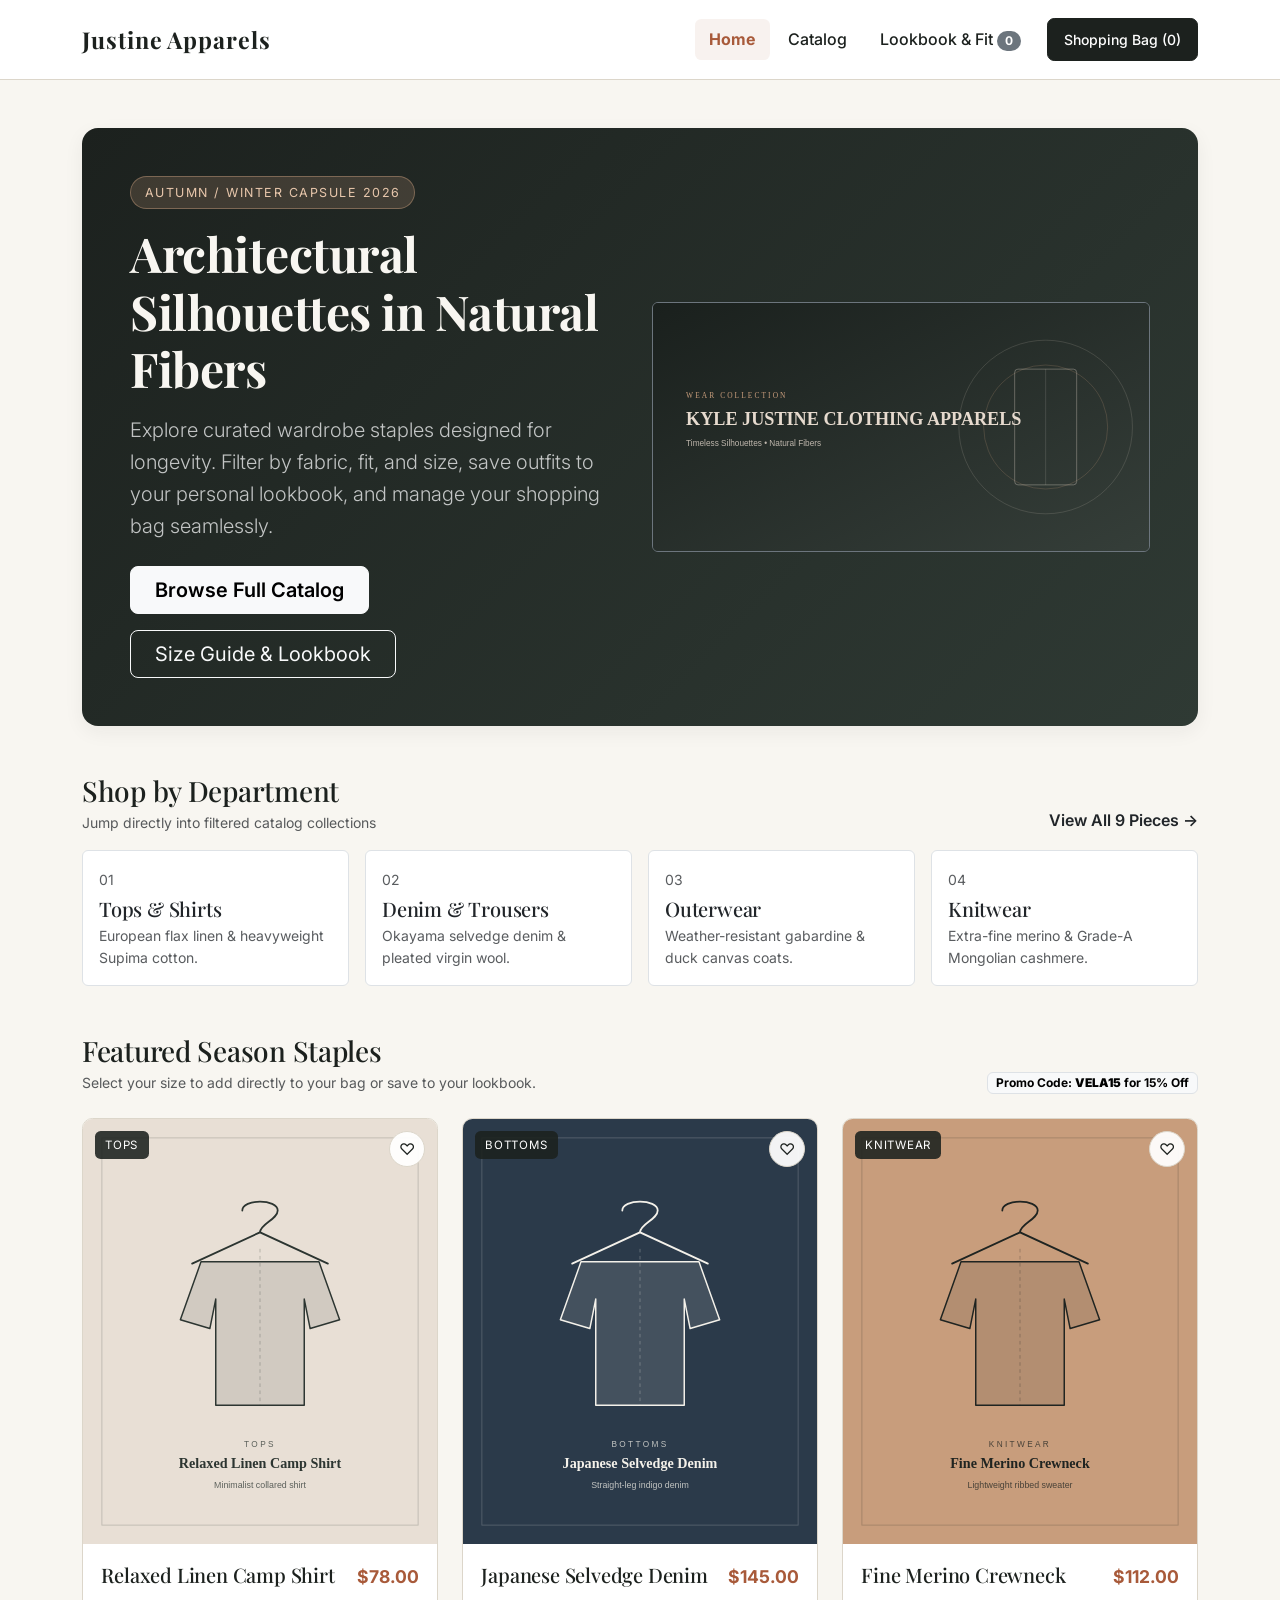
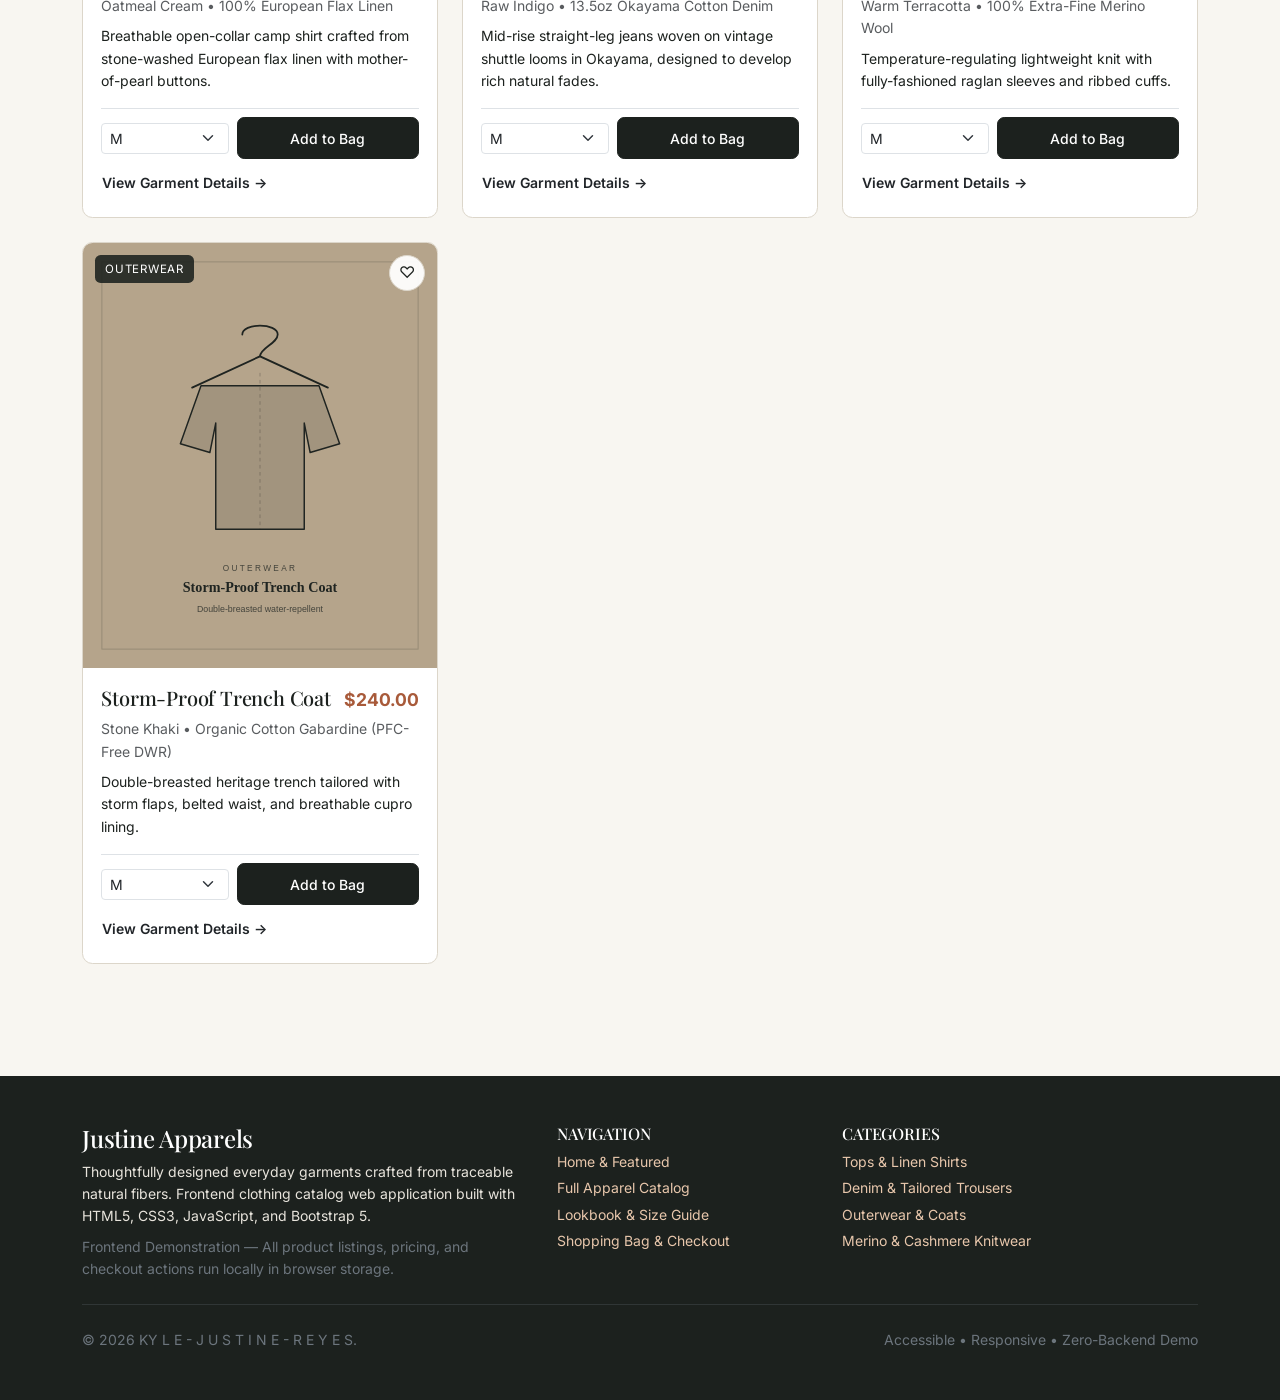
<file: index.html>
<!DOCTYPE html>
<html lang="en">
<head>
  <meta charset="UTF-8">
  <meta name="viewport" content="width=device-width, initial-scale=1.0">
  <title>Justine Apparels</title>
  <link rel="preconnect" href="https://fonts.googleapis.com">
  <link rel="preconnect" href="https://fonts.gstatic.com" crossorigin>
  <link href="https://fonts.googleapis.com/css2?family=Inter:wght@400;500;600;700&family=Playfair+Display:wght@600;700&display=swap" rel="stylesheet">
  <link href="https://cdn.jsdelivr.net/npm/bootstrap@5.3.3/dist/css/bootstrap.min.css" rel="stylesheet" integrity="sha384-QWTKZyjpPEjISv5WaRU9OFeRpok6YctnYmDr5pNlyT2bRjXh0JMhjY6hW+ALEwIH" crossorigin="anonymous">
  <link rel="stylesheet" href="assets/css/style.css">
</head>
<body>
  <a href="#mainContent" class="skip-link">Skip to main content</a>
  <header class="sticky-top">
    <nav class="navbar navbar-expand-lg navbar-atelier py-3" aria-label="Main navigation">
      <div class="container">
        <a class="navbar-brand brand-serif" href="index.html">Justine Apparels</a>
        <button class="navbar-toggler" type="button" data-bs-toggle="collapse" data-bs-target="#primaryNav"
          aria-controls="primaryNav" aria-expanded="false" aria-label="Toggle navigation menu">
          <span class="navbar-toggler-icon"></span>
        </button>
        <div class="collapse navbar-collapse" id="primaryNav">
          <ul class="navbar-nav ms-auto align-items-lg-center gap-lg-1">
            <li class="nav-item">
              <a class="nav-link active" aria-current="page" href="index.html">Home</a>
            </li>
            <li class="nav-item">
              <a class="nav-link "  href="pages/catalog.html">Catalog</a>
            </li>
            <li class="nav-item">
              <a class="nav-link "  href="pages/lookbook.html">
                Lookbook &amp; Fit <span class="badge rounded-pill text-bg-secondary js-wishlist-count">0</span>
              </a>
            </li>
            <li class="nav-item ms-lg-2 mt-2 mt-lg-0">
              <a class="btn btn-atelier btn-sm px-3 "  href="pages/bag.html">
                Shopping Bag (<span class="js-cart-count">0</span>)
              </a>
            </li>
          </ul>
        </div>
      </div>
    </nav>
  </header>

  <main id="mainContent" class="container my-4 my-md-5">
    <!-- Hero Banner -->
    <section class="hero-section p-4 p-md-5 mb-5" aria-labelledby="heroHeading">
      <div class="row align-items-center g-4">
        <div class="col-lg-6">
          <span class="hero-badge mb-3">Autumn / Winter Capsule 2026</span>
          <h1 id="heroHeading" class="display-5 fw-bold mb-3">Architectural Silhouettes in Natural Fibers</h1>
          <p class="lead text-light opacity-75 mb-4">
            Explore curated wardrobe staples designed for longevity. Filter by fabric, fit, and size, save outfits to your personal lookbook, and manage your shopping bag seamlessly.
          </p>
          <div class="d-flex flex-wrap gap-3">
            <a href="pages/catalog.html" class="btn btn-light btn-lg fw-semibold px-4">Browse Full Catalog</a>
            <a href="pages/lookbook.html" class="btn btn-outline-light btn-lg px-4">Size Guide &amp; Lookbook</a>
          </div>
        </div>
        <div class="col-lg-6">
          <img src="assets/images/hero-banner.svg" alt="Atelier Véla Autumn Winter Capsule Banner" class="img-fluid rounded border border-secondary">
        </div>
      </div>
    </section>

    <!-- Category Quick Links -->
    <section class="mb-5" aria-labelledby="categoryHeading">
      <div class="d-flex justify-content-between align-items-end mb-3">
        <div>
          <h2 id="categoryHeading" class="h3 mb-1">Shop by Department</h2>
          <p class="text-muted small mb-0">Jump directly into filtered catalog collections</p>
        </div>
        <a href="pages/catalog.html" class="text-decoration-none fw-semibold text-dark">View All 9 Pieces &rarr;</a>
      </div>
      <div class="row g-3">
        <div class="col-6 col-md-3">
          <a href="pages/catalog.html?category=Tops" class="card text-decoration-none text-dark h-100 border">
            <div class="card-body">
              <span class="small text-uppercase text-muted">01</span>
              <h3 class="h5 mt-1 mb-1">Tops &amp; Shirts</h3>
              <p class="small text-muted mb-0">European flax linen &amp; heavyweight Supima cotton.</p>
            </div>
          </a>
        </div>
        <div class="col-6 col-md-3">
          <a href="pages/catalog.html?category=Bottoms" class="card text-decoration-none text-dark h-100 border">
            <div class="card-body">
              <span class="small text-uppercase text-muted">02</span>
              <h3 class="h5 mt-1 mb-1">Denim &amp; Trousers</h3>
              <p class="small text-muted mb-0">Okayama selvedge denim &amp; pleated virgin wool.</p>
            </div>
          </a>
        </div>
        <div class="col-6 col-md-3">
          <a href="pages/catalog.html?category=Outerwear" class="card text-decoration-none text-dark h-100 border">
            <div class="card-body">
              <span class="small text-uppercase text-muted">03</span>
              <h3 class="h5 mt-1 mb-1">Outerwear</h3>
              <p class="small text-muted mb-0">Weather-resistant gabardine &amp; duck canvas coats.</p>
            </div>
          </a>
        </div>
        <div class="col-6 col-md-3">
          <a href="pages/catalog.html?category=Knitwear" class="card text-decoration-none text-dark h-100 border">
            <div class="card-body">
              <span class="small text-uppercase text-muted">04</span>
              <h3 class="h5 mt-1 mb-1">Knitwear</h3>
              <p class="small text-muted mb-0">Extra-fine merino &amp; Grade-A Mongolian cashmere.</p>
            </div>
          </a>
        </div>
      </div>
    </section>

    <!-- Featured Garments -->
    <section aria-labelledby="featuredHeading">
      <div class="d-flex flex-column flex-sm-row justify-content-between align-items-sm-end mb-4">
        <div>
          <h2 id="featuredHeading" class="h3 mb-1">Featured Season Staples</h2>
          <p class="text-muted small mb-0">Select your size to add directly to your bag or save to your lookbook.</p>
        </div>
        <span class="badge text-bg-light border mt-2 mt-sm-0">Promo Code: <strong>VELA15</strong> for 15% Off</span>
      </div>
      <div class="row g-4" id="featuredCatalogGrid"></div>
    </section>
  </main>

  <footer class="footer-atelier py-5">
    <div class="container">
      <div class="row g-4">
        <div class="col-md-5">
          <h2 class="h4 brand-serif text-white mb-2">Justine Apparels</h2>
          <p class="small mb-2">Thoughtfully designed everyday garments crafted from traceable natural fibers. Frontend clothing catalog web application built with HTML5, CSS3, JavaScript, and Bootstrap 5.</p>
          <p class="small text-secondary mb-0">Frontend Demonstration &mdash; All product listings, pricing, and checkout actions run locally in browser storage.</p>
        </div>
        <div class="col-6 col-md-3">
          <h3 class="h6 text-uppercase text-white letter-spacing-1">Navigation</h3>
          <ul class="list-unstyled small">
            <li class="mb-1"><a href="index.html">Home &amp; Featured</a></li>
            <li class="mb-1"><a href="pages/catalog.html">Full Apparel Catalog</a></li>
            <li class="mb-1"><a href="pages/lookbook.html">Lookbook &amp; Size Guide</a></li>
            <li><a href="pages/bag.html">Shopping Bag &amp; Checkout</a></li>
          </ul>
        </div>
        <div class="col-6 col-md-4">
          <h3 class="h6 text-uppercase text-white">Categories</h3>
          <ul class="list-unstyled small">
            <li class="mb-1"><a href="pages/catalog.html?category=Tops">Tops &amp; Linen Shirts</a></li>
            <li class="mb-1"><a href="pages/catalog.html?category=Bottoms">Denim &amp; Tailored Trousers</a></li>
            <li class="mb-1"><a href="pages/catalog.html?category=Outerwear">Outerwear &amp; Coats</a></li>
            <li><a href="pages/catalog.html?category=Knitwear">Merino &amp; Cashmere Knitwear</a></li>
          </ul>
        </div>
      </div>
      <hr class="border-secondary my-4">
      <div class="d-flex flex-column flex-sm-row justify-content-between small text-secondary">
        <span>&copy;  2026  KY L E - J U S T I N E - R E Y E S.</span>
        <span>Accessible &bull; Responsive &bull; Zero-Backend Demo</span>
      </div>
    </div>
  </footer>

  <script src="https://cdn.jsdelivr.net/npm/bootstrap@5.3.3/dist/js/bootstrap.bundle.min.js" integrity="sha384-YvpcrYf0tY3lHB60NNkmXc5s9fDVZLESaAA55NDzOxhy9GkcIdslK1eN7N6jIeHz" crossorigin="anonymous"></script>
  <script src="assets/js/script.js"></script>
</body>
</html>
</file>
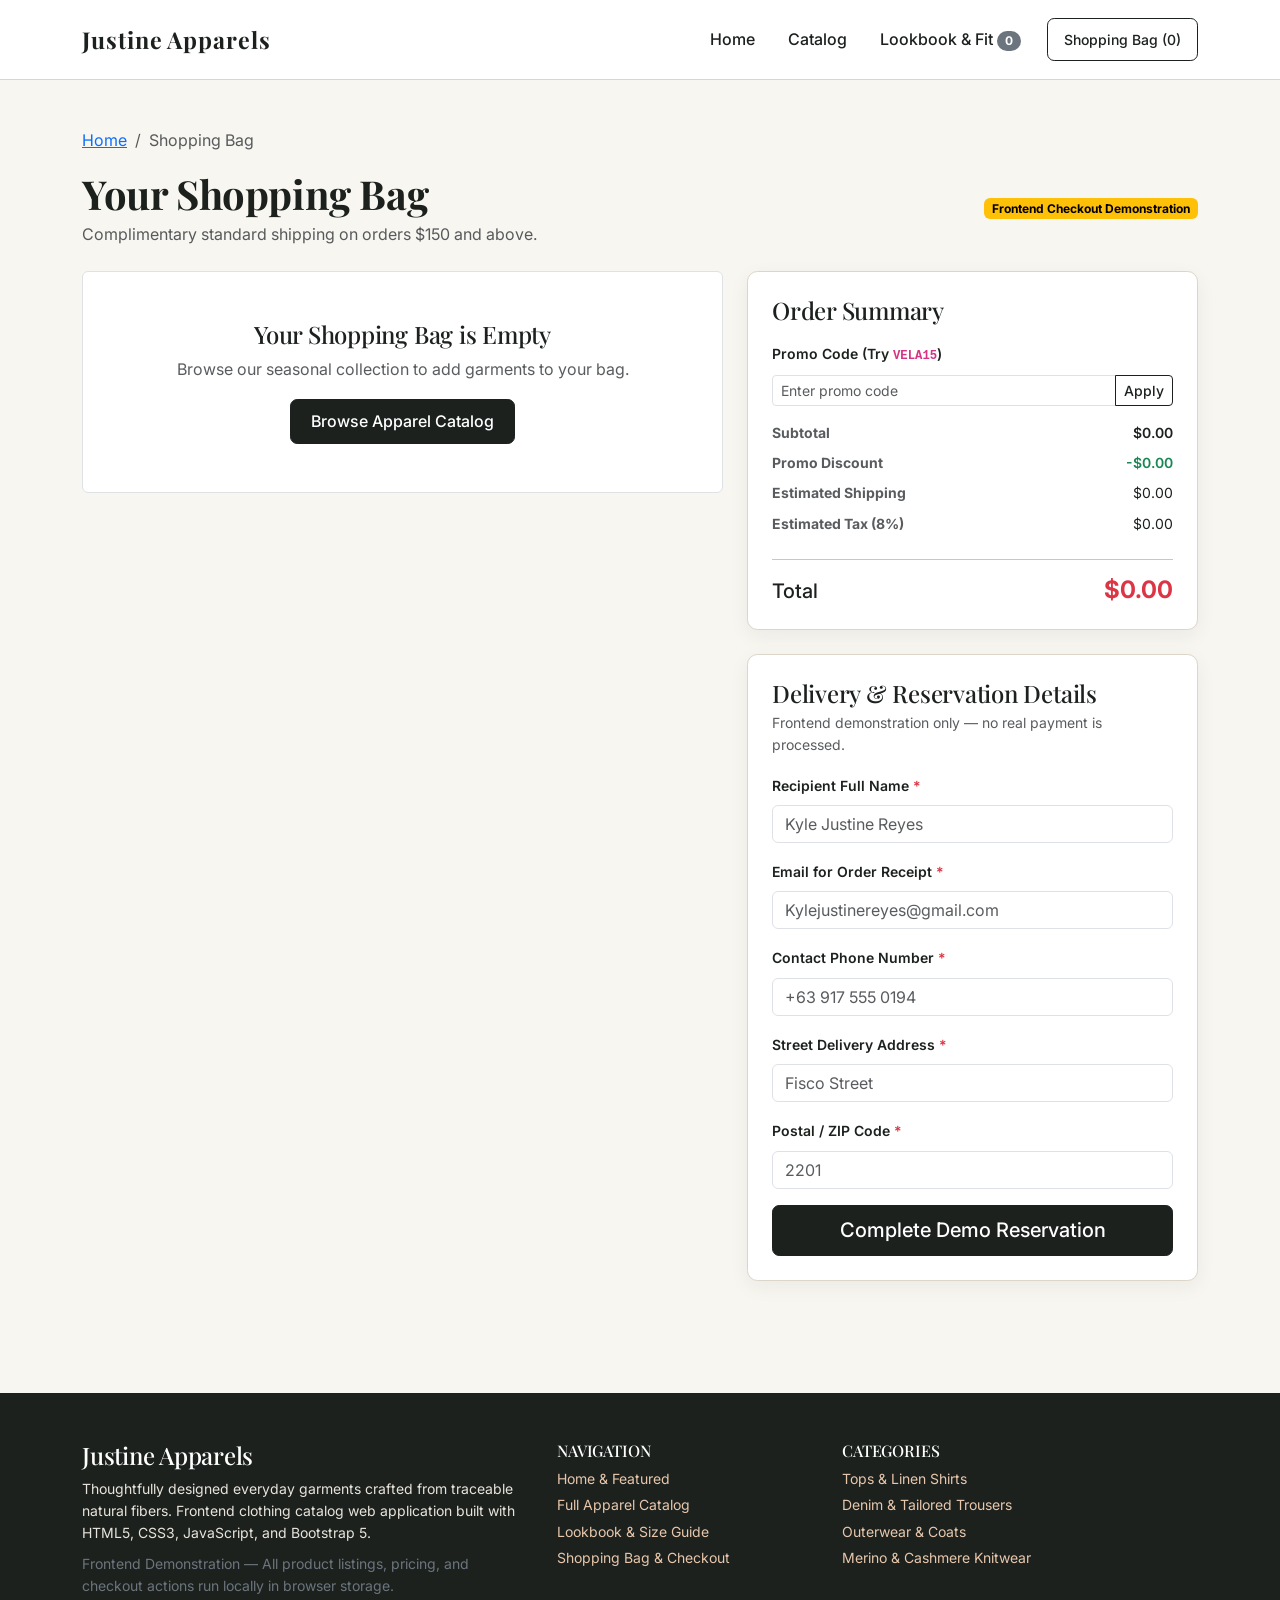
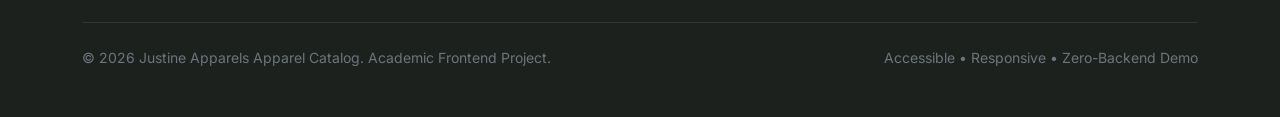
<file: bag.html>
<!DOCTYPE html>
<html lang="en">
<head>
  <meta charset="UTF-8">
  <meta name="viewport" content="width=device-width, initial-scale=1.0">
  <title>Justine Apparels</title>
  <link rel="preconnect" href="https://fonts.googleapis.com">
  <link rel="preconnect" href="https://fonts.gstatic.com" crossorigin>
  <link href="https://fonts.googleapis.com/css2?family=Inter:wght@400;500;600;700&family=Playfair+Display:wght@600;700&display=swap" rel="stylesheet">
  <link href="https://cdn.jsdelivr.net/npm/bootstrap@5.3.3/dist/css/bootstrap.min.css" rel="stylesheet" integrity="sha384-QWTKZyjpPEjISv5WaRU9OFeRpok6YctnYmDr5pNlyT2bRjXh0JMhjY6hW+ALEwIH" crossorigin="anonymous">
  <link rel="stylesheet" href="../assets/css/style.css">
</head>
<body>
  <a href="#mainContent" class="skip-link">Skip to main content</a>
  <header class="sticky-top">
    <nav class="navbar navbar-expand-lg navbar-atelier py-3" aria-label="Main navigation">
      <div class="container">
        <a class="navbar-brand brand-serif" href="../index.html">Justine Apparels</a>
        <button class="navbar-toggler" type="button" data-bs-toggle="collapse" data-bs-target="#primaryNav"
          aria-controls="primaryNav" aria-expanded="false" aria-label="Toggle navigation menu">
          <span class="navbar-toggler-icon"></span>
        </button>
        <div class="collapse navbar-collapse" id="primaryNav">
          <ul class="navbar-nav ms-auto align-items-lg-center gap-lg-1">
            <li class="nav-item">
              <a class="nav-link "  href="../index.html">Home</a>
            </li>
            <li class="nav-item">
              <a class="nav-link "  href="catalog.html">Catalog</a>
            </li>
            <li class="nav-item">
              <a class="nav-link "  href="lookbook.html">
                Lookbook &amp; Fit <span class="badge rounded-pill text-bg-secondary js-wishlist-count">0</span>
              </a>
            </li>
            <li class="nav-item ms-lg-2 mt-2 mt-lg-0">
              <a class="btn btn-atelier btn-sm px-3 active" aria-current="page" href="bag.html">
                Shopping Bag (<span class="js-cart-count">0</span>)
              </a>
            </li>
          </ul>
        </div>
      </div>
    </nav>
  </header>

  <main id="mainContent" class="container my-4 my-md-5">
    <nav aria-label="Breadcrumb">
      <ol class="breadcrumb small">
        <li class="breadcrumb-item"><a href="../index.html">Home</a></li>
        <li class="breadcrumb-item active" aria-current="page">Shopping Bag</li>
      </ol>
    </nav>

    <div class="d-flex flex-wrap justify-content-between align-items-center mb-4 gap-2">
      <div>
        <h1 class="display-6 fw-bold mb-1">Your Shopping Bag</h1>
        <p class="text-muted mb-0">Complimentary standard shipping on orders $150 and above.</p>
      </div>
      <span class="badge text-bg-warning">Frontend Checkout Demonstration</span>
    </div>

    <div class="row g-4">
      <!-- Bag Items List -->
      <div class="col-lg-7">
        <div id="cartItemsContainer" aria-live="polite"></div>
      </div>

      <!-- Order Summary & Validated Reservation Form -->
      <div class="col-lg-5">
        <div class="summary-box mb-4">
          <h2 class="h4 mb-3">Order Summary</h2>

          <!-- Promo Code -->
          <div class="mb-3">
            <label for="promoCodeInput" class="form-label small fw-semibold">Promo Code (Try <code>VELA15</code>)</label>
            <div class="input-group input-group-sm">
              <input type="text" id="promoCodeInput" class="form-control" placeholder="Enter promo code">
              <button class="btn btn-atelier-outline" type="button" id="applyPromoBtn">Apply</button>
            </div>
            <div id="promoFeedback" class="small mt-1" aria-live="polite"></div>
          </div>

          <dl class="row small mb-0">
            <dt class="col-7 text-muted">Subtotal</dt>
            <dd class="col-5 text-end fw-semibold" id="summarySubtotal">$0.00</dd>

            <dt class="col-7 text-muted">Promo Discount</dt>
            <dd class="col-5 text-end text-success fw-semibold" id="summaryDiscount">$0.00</dd>

            <dt class="col-7 text-muted">Estimated Shipping</dt>
            <dd class="col-5 text-end" id="summaryShipping">$0.00</dd>

            <dt class="col-7 text-muted">Estimated Tax (8%)</dt>
            <dd class="col-5 text-end" id="summaryTax">$0.00</dd>
          </dl>
          <hr>
          <div class="d-flex justify-content-between align-items-center">
            <span class="h5 mb-0">Total</span>
            <span class="h4 mb-0 text-danger fw-bold" id="summaryTotal">$0.00</span>
          </div>
        </div>

        <!-- Validated Demo Checkout Form -->
        <div class="summary-box">
          <h2 class="h4 mb-1">Delivery &amp; Reservation Details</h2>
          <p class="small text-muted mb-3">Frontend demonstration only &mdash; no real payment is processed.</p>

          <form id="checkoutDemoForm" novalidate>
            <div class="mb-3">
              <label for="custName" class="form-label small fw-semibold">Recipient Full Name <span class="text-danger">*</span></label>
              <input type="text" id="custName" class="form-control" placeholder="Kyle Justine Reyes" required>
              <div class="invalid-feedback">Please enter your full name (at least 3 characters).</div>
            </div>

            <div class="mb-3">
              <label for="custEmail" class="form-label small fw-semibold">Email for Order Receipt <span class="text-danger">*</span></label>
              <input type="email" id="custEmail" class="form-control" placeholder="Kylejustinereyes@gmail.com" required>
              <div class="invalid-feedback">Please enter a valid email address.</div>
            </div>

            <div class="mb-3">
              <label for="custPhone" class="form-label small fw-semibold">Contact Phone Number <span class="text-danger">*</span></label>
              <input type="tel" id="custPhone" class="form-control" placeholder="+63 917 555 0194" required>
              <div class="invalid-feedback">Please enter a valid phone number.</div>
            </div>

            <div class="mb-3">
              <label for="custAddress" class="form-label small fw-semibold">Street Delivery Address <span class="text-danger">*</span></label>
              <input type="text" id="custAddress" class="form-control" placeholder="Fisco Street" required>
              <div class="invalid-feedback">Please provide a complete street address.</div>
            </div>

            <div class="mb-3">
              <label for="custZip" class="form-label small fw-semibold">Postal / ZIP Code <span class="text-danger">*</span></label>
              <input type="text" id="custZip" class="form-control" placeholder="2201" required>
              <div class="invalid-feedback">Please enter a valid postal or ZIP code.</div>
            </div>

            <div class="d-grid">
              <button type="submit" class="btn btn-atelier btn-lg">Complete Demo Reservation</button>
            </div>
            <div id="checkoutAlertBox" class="d-none" role="alert"></div>
          </form>
        </div>
      </div>
    </div>
  </main>

  <footer class="footer-atelier py-5">
    <div class="container">
      <div class="row g-4">
        <div class="col-md-5">
          <h2 class="h4 brand-serif text-white mb-2">Justine Apparels</h2>
          <p class="small mb-2">Thoughtfully designed everyday garments crafted from traceable natural fibers. Frontend clothing catalog web application built with HTML5, CSS3, JavaScript, and Bootstrap 5.</p>
          <p class="small text-secondary mb-0">Frontend Demonstration &mdash; All product listings, pricing, and checkout actions run locally in browser storage.</p>
        </div>
        <div class="col-6 col-md-3">
          <h3 class="h6 text-uppercase text-white letter-spacing-1">Navigation</h3>
          <ul class="list-unstyled small">
            <li class="mb-1"><a href="../index.html">Home &amp; Featured</a></li>
            <li class="mb-1"><a href="catalog.html">Full Apparel Catalog</a></li>
            <li class="mb-1"><a href="lookbook.html">Lookbook &amp; Size Guide</a></li>
            <li><a href="bag.html">Shopping Bag &amp; Checkout</a></li>
          </ul>
        </div>
        <div class="col-6 col-md-4">
          <h3 class="h6 text-uppercase text-white">Categories</h3>
          <ul class="list-unstyled small">
            <li class="mb-1"><a href="catalog.html?category=Tops">Tops &amp; Linen Shirts</a></li>
            <li class="mb-1"><a href="catalog.html?category=Bottoms">Denim &amp; Tailored Trousers</a></li>
            <li class="mb-1"><a href="catalog.html?category=Outerwear">Outerwear &amp; Coats</a></li>
            <li><a href="catalog.html?category=Knitwear">Merino &amp; Cashmere Knitwear</a></li>
          </ul>
        </div>
      </div>
      <hr class="border-secondary my-4">
      <div class="d-flex flex-column flex-sm-row justify-content-between small text-secondary">
        <span>&copy; 2026 Justine Apparels Apparel Catalog. Academic Frontend Project.</span>
        <span>Accessible &bull; Responsive &bull; Zero-Backend Demo</span>
      </div>
    </div>
  </footer>

  <script src="https://cdn.jsdelivr.net/npm/bootstrap@5.3.3/dist/js/bootstrap.bundle.min.js" integrity="sha384-YvpcrYf0tY3lHB60NNkmXc5s9fDVZLESaAA55NDzOxhy9GkcIdslK1eN7N6jIeHz" crossorigin="anonymous"></script>
  <script src="../assets/js/script.js"></script>
</body>
</html>
</file>
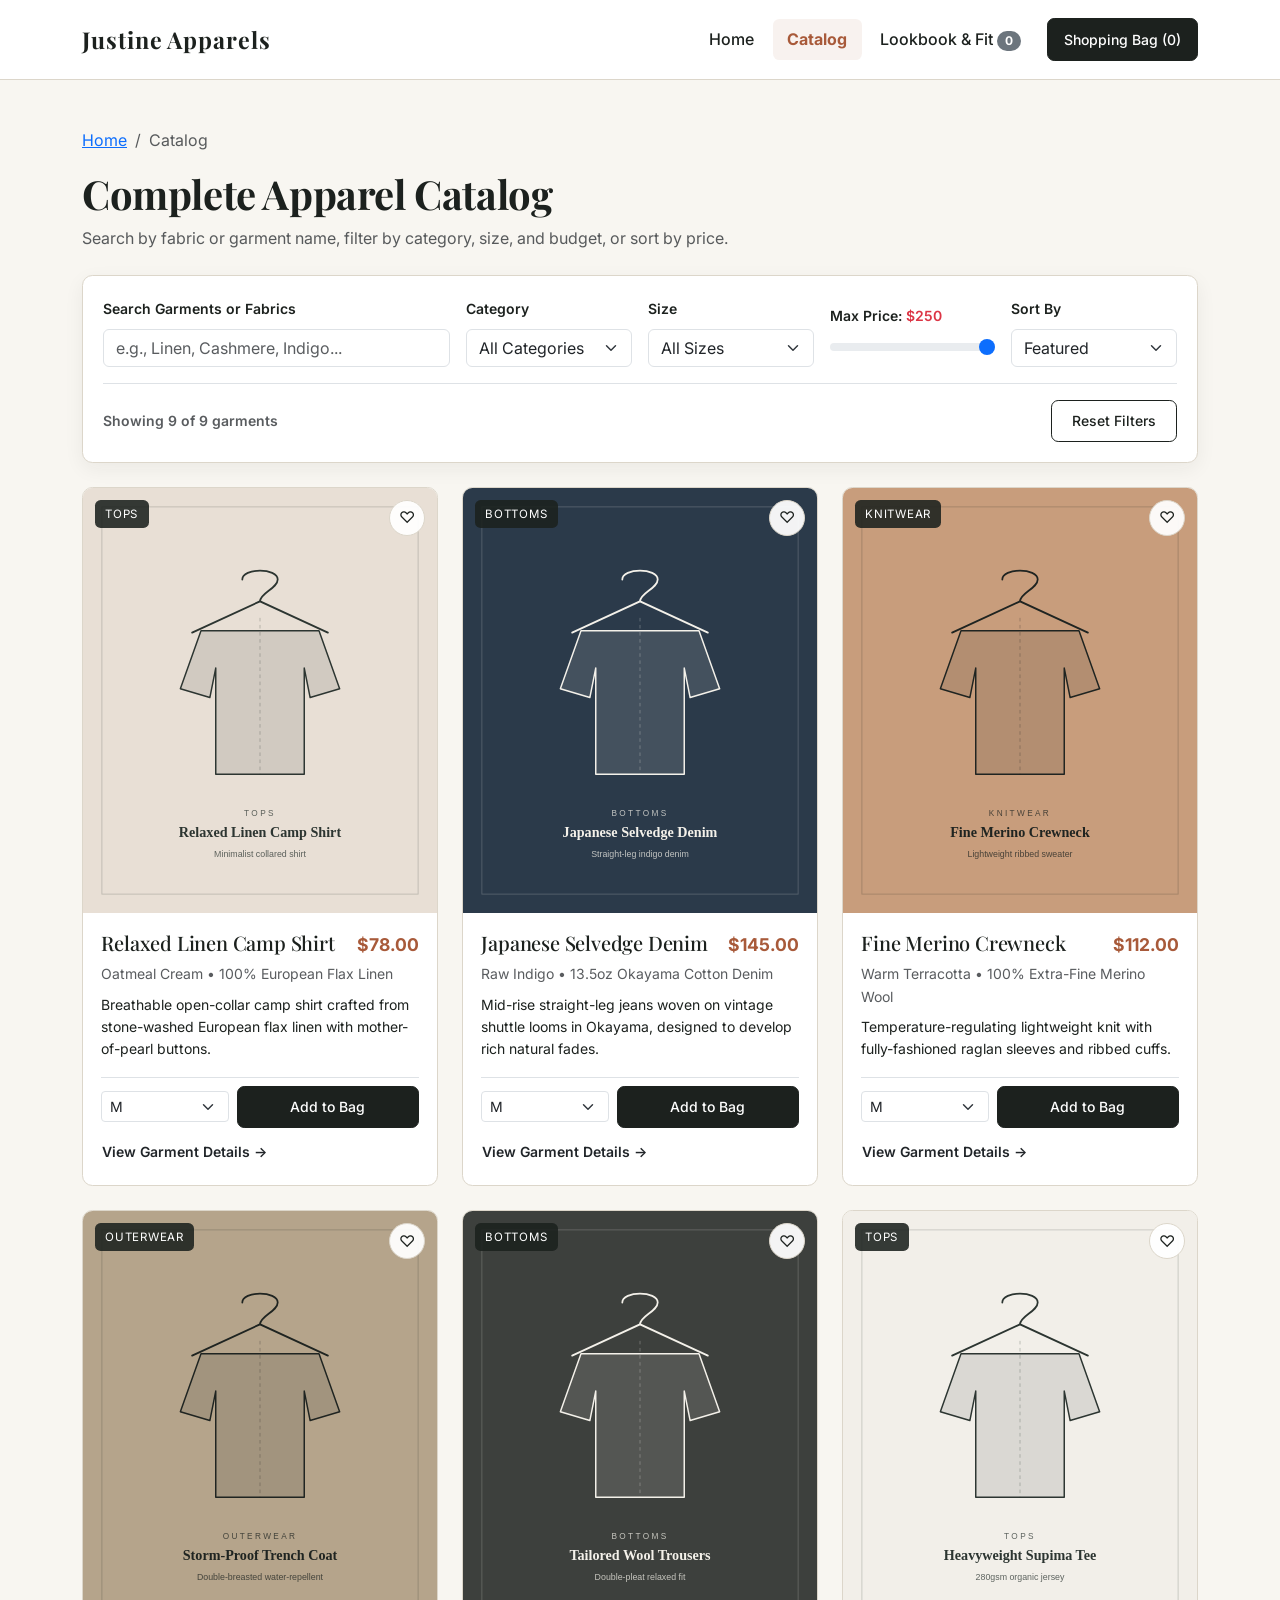
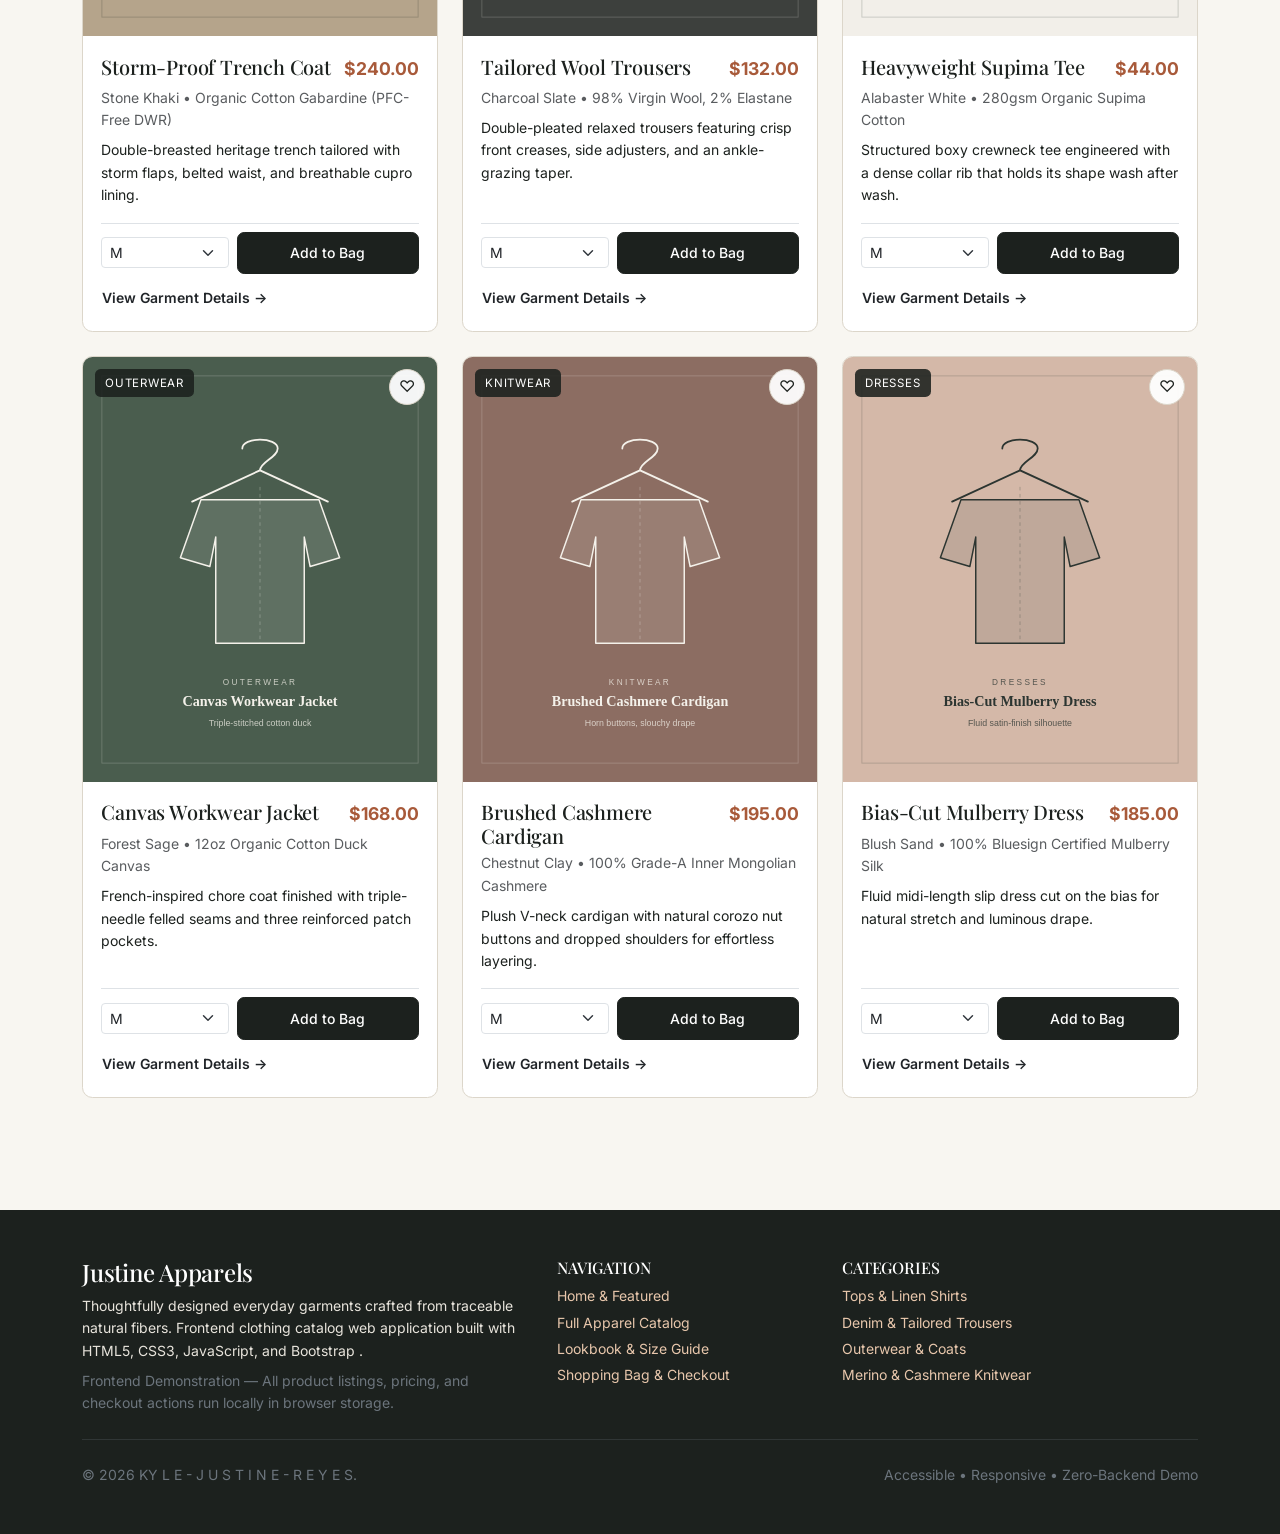
<file: catalog.html>
<!DOCTYPE html>
<html lang="en">
<head>
  <meta charset="UTF-8">
  <meta name="viewport" content="width=device-width, initial-scale=1.0">
  <title>Justine Apparels</title>
  <link rel="preconnect" href="https://fonts.googleapis.com">
  <link rel="preconnect" href="https://fonts.gstatic.com" crossorigin>
  <link href="https://fonts.googleapis.com/css2?family=Inter:wght@400;500;600;700&family=Playfair+Display:wght@600;700&display=swap" rel="stylesheet">
  <link href="https://cdn.jsdelivr.net/npm/bootstrap@5.3.3/dist/css/bootstrap.min.css" rel="stylesheet" integrity="sha384-QWTKZyjpPEjISv5WaRU9OFeRpok6YctnYmDr5pNlyT2bRjXh0JMhjY6hW+ALEwIH" crossorigin="anonymous">
  <link rel="stylesheet" href="../assets/css/style.css">
</head>
<body>
  <a href="#mainContent" class="skip-link">Skip to main content</a>
  <header class="sticky-top">
    <nav class="navbar navbar-expand-lg navbar-atelier py-3" aria-label="Main navigation">
      <div class="container">
        <a class="navbar-brand brand-serif" href="../index.html">Justine Apparels</a>
        <button class="navbar-toggler" type="button" data-bs-toggle="collapse" data-bs-target="#primaryNav"
          aria-controls="primaryNav" aria-expanded="false" aria-label="Toggle navigation menu">
          <span class="navbar-toggler-icon"></span>
        </button>
        <div class="collapse navbar-collapse" id="primaryNav">
          <ul class="navbar-nav ms-auto align-items-lg-center gap-lg-1">
            <li class="nav-item">
              <a class="nav-link "  href="../index.html">Home</a>
            </li>
            <li class="nav-item">
              <a class="nav-link active" aria-current="page" href="catalog.html">Catalog</a>
            </li>
            <li class="nav-item">
              <a class="nav-link "  href="lookbook.html">
                Lookbook &amp; Fit <span class="badge rounded-pill text-bg-secondary js-wishlist-count">0</span>
              </a>
            </li>
            <li class="nav-item ms-lg-2 mt-2 mt-lg-0">
              <a class="btn btn-atelier btn-sm px-3 "  href="bag.html">
                Shopping Bag (<span class="js-cart-count">0</span>)
              </a>
            </li>
          </ul>
        </div>
      </div>
    </nav>
  </header>

  <main id="mainContent" class="container my-4 my-md-5">
    <div class="mb-4">
      <nav aria-label="Breadcrumb">
        <ol class="breadcrumb small">
          <li class="breadcrumb-item"><a href="../index.html">Home</a></li>
          <li class="breadcrumb-item active" aria-current="page">Catalog</li>
        </ol>
      </nav>
      <h1 class="display-6 fw-bold">Complete Apparel Catalog</h1>
      <p class="text-muted">Search by fabric or garment name, filter by category, size, and budget, or sort by price.</p>
    </div>

    <!-- Interactive Filter & Search Controls -->
    <section class="filter-panel mb-4" aria-label="Catalog filter controls">
      <div class="row g-3 align-items-end">
        <div class="col-12 col-md-4">
          <label for="searchInput" class="form-label small fw-semibold">Search Garments or Fabrics</label>
          <input type="search" id="searchInput" class="form-control" placeholder="e.g., Linen, Cashmere, Indigo...">
        </div>
        <div class="col-6 col-md-2">
          <label for="categoryFilter" class="form-label small fw-semibold">Category</label>
          <select id="categoryFilter" class="form-select">
            <option value="All">All Categories</option>
            <option value="Tops">Tops</option>
            <option value="Bottoms">Bottoms</option>
            <option value="Outerwear">Outerwear</option>
            <option value="Knitwear">Knitwear</option>
            <option value="Dresses">Dresses</option>
          </select>
        </div>
        <div class="col-6 col-md-2">
          <label for="sizeFilter" class="form-label small fw-semibold">Size</label>
          <select id="sizeFilter" class="form-select">
            <option value="All">All Sizes</option>
            <option value="XS">XS</option>
            <option value="S">S</option>
            <option value="M">M</option>
            <option value="L">L</option>
            <option value="XL">XL</option>
          </select>
        </div>
        <div class="col-12 col-md-2">
          <label for="priceRange" class="form-label small fw-semibold">
            Max Price: <span id="priceRangeValue" class="text-danger">$250</span>
          </label>
          <input type="range" class="form-range" id="priceRange" min="40" max="250" step="5" value="250">
        </div>
        <div class="col-12 col-md-2">
          <label for="sortFilter" class="form-label small fw-semibold">Sort By</label>
          <select id="sortFilter" class="form-select">
            <option value="featured">Featured</option>
            <option value="price-asc">Price: Low to High</option>
            <option value="price-desc">Price: High to Low</option>
            <option value="name-asc">Name: A to Z</option>
          </select>
        </div>
      </div>
      <div class="d-flex flex-wrap justify-content-between align-items-center mt-3 pt-3 border-top gap-2">
        <span id="catalogResultCount" class="small fw-semibold text-muted" aria-live="polite">Showing 9 of 9 garments</span>
        <button type="button" id="resetFiltersBtn" class="btn btn-atelier-outline btn-sm">Reset Filters</button>
      </div>
    </section>

    <!-- Product Grid -->
    <section aria-label="Filtered garment results">
      <div class="row g-4" id="catalogGrid"></div>
    </section>
  </main>

  <footer class="footer-atelier py-5">
    <div class="container">
      <div class="row g-4">
        <div class="col-md-5">
          <h2 class="h4 brand-serif text-white mb-2">Justine Apparels</h2>
          <p class="small mb-2">Thoughtfully designed everyday garments crafted from traceable natural fibers. Frontend clothing catalog web application built with HTML5, CSS3, JavaScript, and Bootstrap .</p>
          <p class="small text-secondary mb-0">Frontend Demonstration &mdash; All product listings, pricing, and checkout actions run locally in browser storage.</p>
        </div>
        <div class="col-6 col-md-3">
          <h3 class="h6 text-uppercase text-white letter-spacing-1">Navigation</h3>
          <ul class="list-unstyled small">
            <li class="mb-1"><a href="../index.html">Home &amp; Featured</a></li>
            <li class="mb-1"><a href="catalog.html">Full Apparel Catalog</a></li>
            <li class="mb-1"><a href="lookbook.html">Lookbook &amp; Size Guide</a></li>
            <li><a href="bag.html">Shopping Bag &amp; Checkout</a></li>
          </ul>
        </div>
        <div class="col-6 col-md-4">
          <h3 class="h6 text-uppercase text-white">Categories</h3>
          <ul class="list-unstyled small">
            <li class="mb-1"><a href="catalog.html?category=Tops">Tops &amp; Linen Shirts</a></li>
            <li class="mb-1"><a href="catalog.html?category=Bottoms">Denim &amp; Tailored Trousers</a></li>
            <li class="mb-1"><a href="catalog.html?category=Outerwear">Outerwear &amp; Coats</a></li>
            <li><a href="catalog.html?category=Knitwear">Merino &amp; Cashmere Knitwear</a></li>
          </ul>
        </div>
      </div>
      <hr class="border-secondary my-4">
      <div class="d-flex flex-column flex-sm-row justify-content-between small text-secondary">
        <span>&copy;  2026  KY L E - J U S T I N E - R E Y E S.</span>
        <span>Accessible &bull; Responsive &bull; Zero-Backend Demo</span>
      </div>
    </div>
  </footer>

  <script src="https://cdn.jsdelivr.net/npm/bootstrap@5.3.3/dist/js/bootstrap.bundle.min.js" integrity="sha384-YvpcrYf0tY3lHB60NNkmXc5s9fDVZLESaAA55NDzOxhy9GkcIdslK1eN7N6jIeHz" crossorigin="anonymous"></script>
  <script src="../assets/js/script.js"></script>
</body>
</html>
</file>
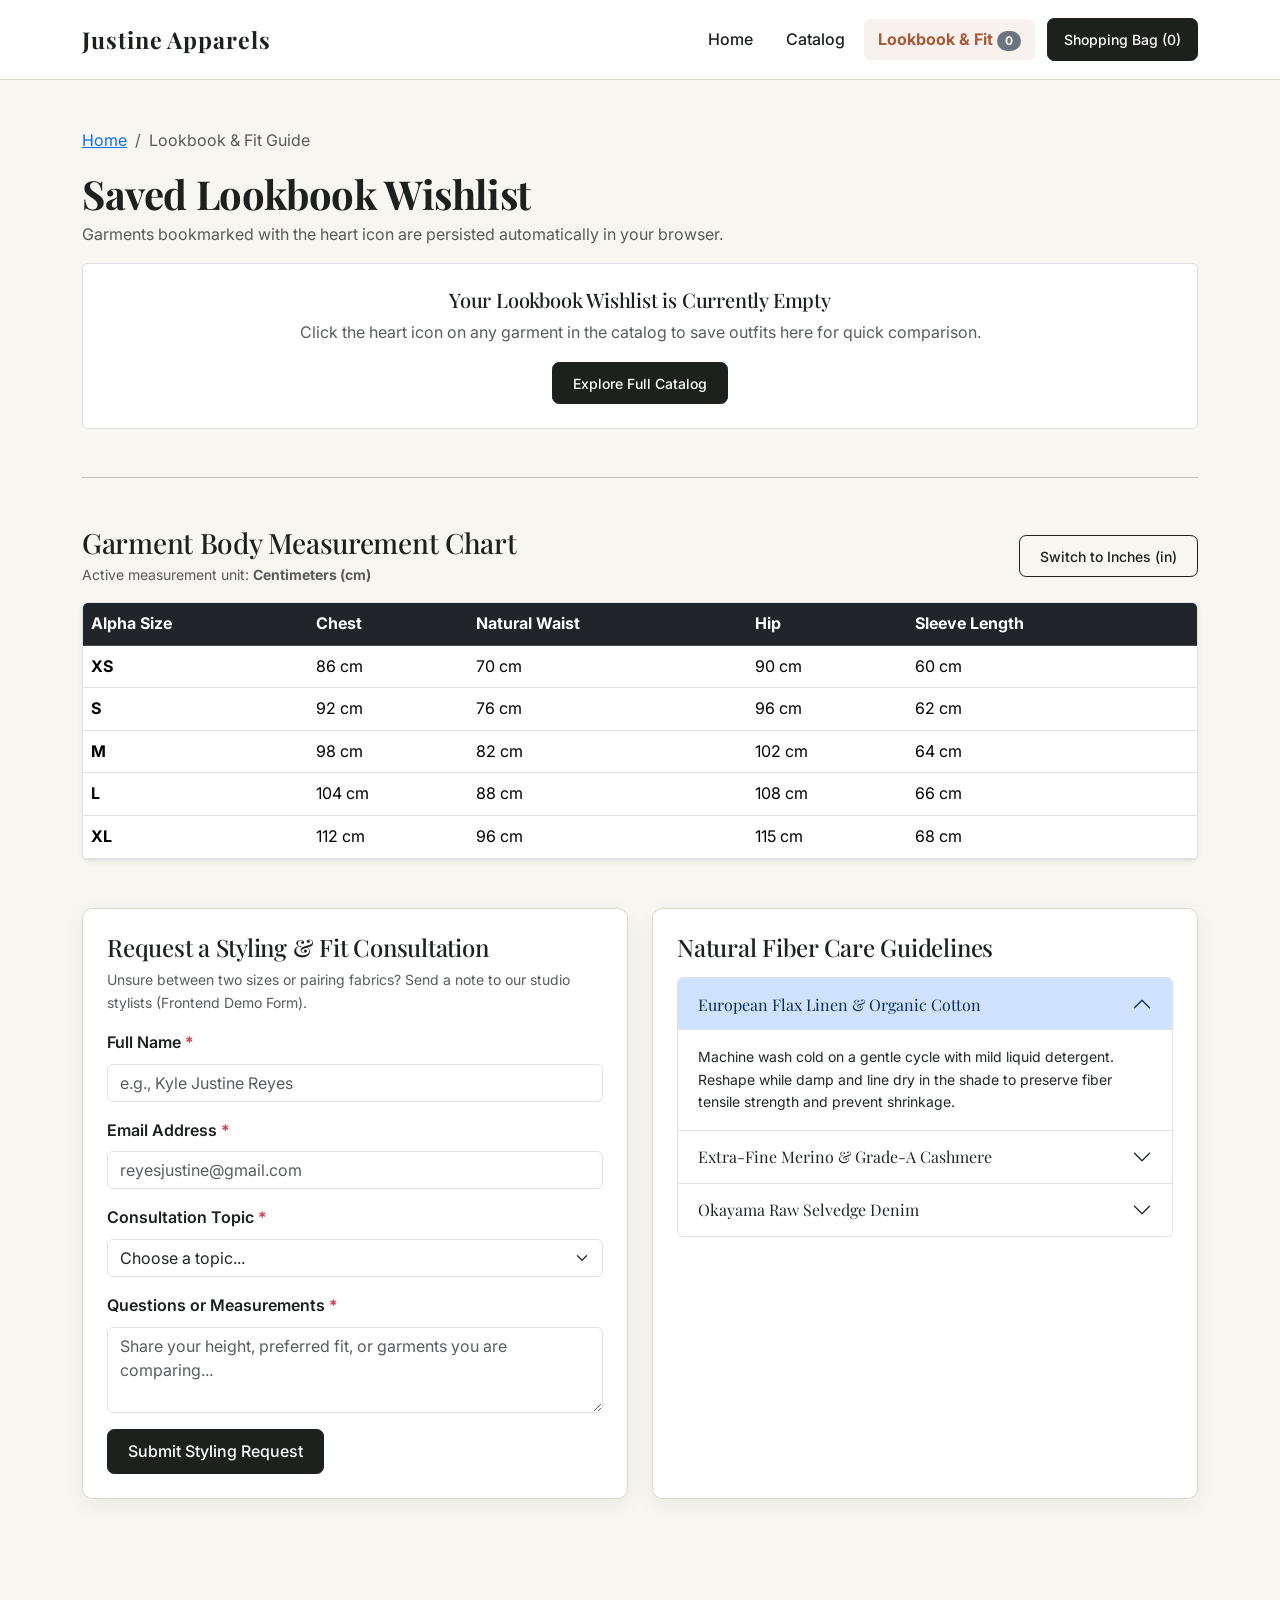
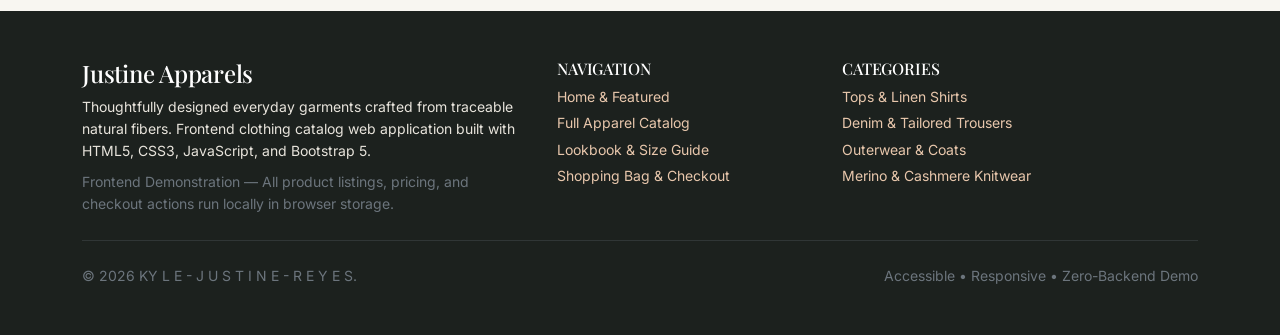
<file: lookbook.html>
<!DOCTYPE html>
<html lang="en">
<head>
  <meta charset="UTF-8">
  <meta name="viewport" content="width=device-width, initial-scale=1.0">
  <title>Justine Apparels</title>
  <link rel="preconnect" href="https://fonts.googleapis.com">
  <link rel="preconnect" href="https://fonts.gstatic.com" crossorigin>
  <link href="https://fonts.googleapis.com/css2?family=Inter:wght@400;500;600;700&family=Playfair+Display:wght@600;700&display=swap" rel="stylesheet">
  <link href="https://cdn.jsdelivr.net/npm/bootstrap@5.3.3/dist/css/bootstrap.min.css" rel="stylesheet" integrity="sha384-QWTKZyjpPEjISv5WaRU9OFeRpok6YctnYmDr5pNlyT2bRjXh0JMhjY6hW+ALEwIH" crossorigin="anonymous">
  <link rel="stylesheet" href="../assets/css/style.css">
</head>
<body>
  <a href="#mainContent" class="skip-link">Skip to main content</a>
  <header class="sticky-top">
    <nav class="navbar navbar-expand-lg navbar-atelier py-3" aria-label="Main navigation">
      <div class="container">
        <a class="navbar-brand brand-serif" href="../index.html">Justine Apparels</a>
        <button class="navbar-toggler" type="button" data-bs-toggle="collapse" data-bs-target="#primaryNav"
          aria-controls="primaryNav" aria-expanded="false" aria-label="Toggle navigation menu">
          <span class="navbar-toggler-icon"></span>
        </button>
        <div class="collapse navbar-collapse" id="primaryNav">
          <ul class="navbar-nav ms-auto align-items-lg-center gap-lg-1">
            <li class="nav-item">
              <a class="nav-link "  href="../index.html">Home</a>
            </li>
            <li class="nav-item">
              <a class="nav-link "  href="catalog.html">Catalog</a>
            </li>
            <li class="nav-item">
              <a class="nav-link active" aria-current="page" href="lookbook.html">
                Lookbook &amp; Fit <span class="badge rounded-pill text-bg-secondary js-wishlist-count">0</span>
              </a>
            </li>
            <li class="nav-item ms-lg-2 mt-2 mt-lg-0">
              <a class="btn btn-atelier btn-sm px-3 "  href="bag.html">
                Shopping Bag (<span class="js-cart-count">0</span>)
              </a>
            </li>
          </ul>
        </div>
      </div>
    </nav>
  </header>

  <main id="mainContent" class="container my-4 my-md-5">
    <nav aria-label="Breadcrumb">
      <ol class="breadcrumb small">
        <li class="breadcrumb-item"><a href="../index.html">Home</a></li>
        <li class="breadcrumb-item active" aria-current="page">Lookbook &amp; Fit Guide</li>
      </ol>
    </nav>

    <!-- Saved Lookbook Section -->
    <section class="mb-5" aria-labelledby="savedLookbookHeading">
      <div class="d-flex justify-content-between align-items-end mb-3">
        <div>
          <h1 id="savedLookbookHeading" class="display-6 fw-bold mb-1">Saved Lookbook Wishlist</h1>
          <p class="text-muted mb-0">Garments bookmarked with the heart icon are persisted automatically in your browser.</p>
        </div>
      </div>
      <div class="row g-4" id="lookbookGrid"></div>
    </section>

    <hr class="my-5">

    <!-- Interactive Size Chart with Unit Toggle -->
    <section class="mb-5" aria-labelledby="sizeGuideHeading">
      <div class="d-flex flex-column flex-md-row justify-content-between align-items-md-center mb-3 gap-2">
        <div>
          <h2 id="sizeGuideHeading" class="h3 mb-1">Garment Body Measurement Chart</h2>
          <p class="text-muted small mb-0">Active measurement unit: <strong id="currentUnitLabel">Centimeters (cm)</strong></p>
        </div>
        <button type="button" id="toggleUnitBtn" class="btn btn-atelier-outline btn-sm">Switch to Inches (in)</button>
      </div>

      <div class="table-responsive bg-white border rounded shadow-sm">
        <table class="table table-hover align-middle mb-0">
          <thead class="table-dark">
            <tr>
              <th scope="col">Alpha Size</th>
              <th scope="col">Chest</th>
              <th scope="col">Natural Waist</th>
              <th scope="col">Hip</th>
              <th scope="col">Sleeve Length</th>
            </tr>
          </thead>
          <tbody>
            <tr>
              <th scope="row">XS</th>
              <td class="js-measure" data-cm="86">86 cm</td>
              <td class="js-measure" data-cm="70">70 cm</td>
              <td class="js-measure" data-cm="90">90 cm</td>
              <td class="js-measure" data-cm="60">60 cm</td>
            </tr>
            <tr>
              <th scope="row">S</th>
              <td class="js-measure" data-cm="92">92 cm</td>
              <td class="js-measure" data-cm="76">76 cm</td>
              <td class="js-measure" data-cm="96">96 cm</td>
              <td class="js-measure" data-cm="62">62 cm</td>
            </tr>
            <tr>
              <th scope="row">M</th>
              <td class="js-measure" data-cm="98">98 cm</td>
              <td class="js-measure" data-cm="82">82 cm</td>
              <td class="js-measure" data-cm="102">102 cm</td>
              <td class="js-measure" data-cm="64">64 cm</td>
            </tr>
            <tr>
              <th scope="row">L</th>
              <td class="js-measure" data-cm="104">104 cm</td>
              <td class="js-measure" data-cm="88">88 cm</td>
              <td class="js-measure" data-cm="108">108 cm</td>
              <td class="js-measure" data-cm="66">66 cm</td>
            </tr>
            <tr>
              <th scope="row">XL</th>
              <td class="js-measure" data-cm="112">112 cm</td>
              <td class="js-measure" data-cm="96">96 cm</td>
              <td class="js-measure" data-cm="115">115 cm</td>
              <td class="js-measure" data-cm="68">68 cm</td>
            </tr>
          </tbody>
        </table>
      </div>
    </section>

    <!-- Styling & Fit Inquiry Form + Fabric Care Accordion -->
    <section class="row g-4" aria-labelledby="inquiryHeading">
      <div class="col-lg-6">
        <div class="summary-box h-100">
          <h2 id="inquiryHeading" class="h4 mb-2">Request a Styling &amp; Fit Consultation</h2>
          <p class="small text-muted mb-3">Unsure between two sizes or pairing fabrics? Send a note to our studio stylists (Frontend Demo Form).</p>
          <form id="stylingInquiryForm" novalidate>
            <div class="mb-3">
              <label for="inquiryName" class="form-label fw-semibold">Full Name <span class="text-danger">*</span></label>
              <input type="text" class="form-control" id="inquiryName" placeholder="e.g., Kyle Justine Reyes" required>
              <div class="invalid-feedback">Please enter your name.</div>
            </div>
            <div class="mb-3">
              <label for="inquiryEmail" class="form-label fw-semibold">Email Address <span class="text-danger">*</span></label>
              <input type="email" class="form-control" id="inquiryEmail" placeholder="reyesjustine@gmail.com" required>
              <div class="invalid-feedback">Please enter a valid email address.</div>
            </div>
            <div class="mb-3">
              <label for="inquiryTopic" class="form-label fw-semibold">Consultation Topic <span class="text-danger">*</span></label>
              <select id="inquiryTopic" class="form-select" required>
                <option value="">Choose a topic...</option>
                <option value="Sizing & Fit Advice">Sizing &amp; Fit Advice</option>
                <option value="Capsule Wardrobe Pairing">Capsule Wardrobe Pairing</option>
                <option value="Fabric & Garment Care">Fabric &amp; Garment Care</option>
              </select>
              <div class="invalid-feedback">Please select an inquiry topic.</div>
            </div>
            <div class="mb-3">
              <label for="inquiryNotes" class="form-label fw-semibold">Questions or Measurements <span class="text-danger">*</span></label>
              <textarea id="inquiryNotes" class="form-control" rows="3" placeholder="Share your height, preferred fit, or garments you are comparing..." required></textarea>
              <div class="invalid-feedback">Please provide at least 15 characters.</div>
            </div>
            <button type="submit" class="btn btn-atelier">Submit Styling Request</button>
            <div id="inquiryStatusAlert" class="d-none" role="alert"></div>
          </form>
        </div>
      </div>

      <div class="col-lg-6">
        <div class="summary-box h-100">
          <h2 class="h4 mb-3">Natural Fiber Care Guidelines</h2>
          <div class="accordion" id="fabricCareAccordion">
            <div class="accordion-item">
              <h3 class="accordion-header">
                <button class="accordion-button" type="button" data-bs-toggle="collapse" data-bs-target="#careLinen" aria-expanded="true" aria-controls="careLinen">
                  European Flax Linen &amp; Organic Cotton
                </button>
              </h3>
              <div id="careLinen" class="accordion-collapse collapse show" data-bs-parent="#fabricCareAccordion">
                <div class="accordion-body small">
                  Machine wash cold on a gentle cycle with mild liquid detergent. Reshape while damp and line dry in the shade to preserve fiber tensile strength and prevent shrinkage.
                </div>
              </div>
            </div>
            <div class="accordion-item">
              <h3 class="accordion-header">
                <button class="accordion-button collapsed" type="button" data-bs-toggle="collapse" data-bs-target="#careWool" aria-expanded="false" aria-controls="careWool">
                  Extra-Fine Merino &amp; Grade-A Cashmere
                </button>
              </h3>
              <div id="careWool" class="accordion-collapse collapse" data-bs-parent="#fabricCareAccordion">
                <div class="accordion-body small">
                  Hand wash cool with pH-neutral wool wash, press water gently in a towel without wringing, and dry flat on a mesh rack. Fold rather than hang to maintain shoulder structure.
                </div>
              </div>
            </div>
            <div class="accordion-item">
              <h3 class="accordion-header">
                <button class="accordion-button collapsed" type="button" data-bs-toggle="collapse" data-bs-target="#careDenim" aria-expanded="false" aria-controls="careDenim">
                  Okayama Raw Selvedge Denim
                </button>
              </h3>
              <div id="careDenim" class="accordion-collapse collapse" data-bs-parent="#fabricCareAccordion">
                <div class="accordion-body small">
                  Turn inside out before soaking in cold water. Hang dry away from direct sunlight to retain deep indigo saturation and promote custom crease fading.
                </div>
              </div>
            </div>
          </div>
        </div>
      </div>
    </section>
  </main>

  <footer class="footer-atelier py-5">
    <div class="container">
      <div class="row g-4">
        <div class="col-md-5">
          <h2 class="h4 brand-serif text-white mb-2">Justine Apparels</h2>
          <p class="small mb-2">Thoughtfully designed everyday garments crafted from traceable natural fibers. Frontend clothing catalog web application built with HTML5, CSS3, JavaScript, and Bootstrap 5.</p>
          <p class="small text-secondary mb-0">Frontend Demonstration &mdash; All product listings, pricing, and checkout actions run locally in browser storage.</p>
        </div>
        <div class="col-6 col-md-3">
          <h3 class="h6 text-uppercase text-white letter-spacing-1">Navigation</h3>
          <ul class="list-unstyled small">
            <li class="mb-1"><a href="../index.html">Home &amp; Featured</a></li>
            <li class="mb-1"><a href="catalog.html">Full Apparel Catalog</a></li>
            <li class="mb-1"><a href="lookbook.html">Lookbook &amp; Size Guide</a></li>
            <li><a href="bag.html">Shopping Bag &amp; Checkout</a></li>
          </ul>
        </div>
        <div class="col-6 col-md-4">
          <h3 class="h6 text-uppercase text-white">Categories</h3>
          <ul class="list-unstyled small">
            <li class="mb-1"><a href="catalog.html?category=Tops">Tops &amp; Linen Shirts</a></li>
            <li class="mb-1"><a href="catalog.html?category=Bottoms">Denim &amp; Tailored Trousers</a></li>
            <li class="mb-1"><a href="catalog.html?category=Outerwear">Outerwear &amp; Coats</a></li>
            <li><a href="catalog.html?category=Knitwear">Merino &amp; Cashmere Knitwear</a></li>
          </ul>
        </div>
      </div>
      <hr class="border-secondary my-4">
      <div class="d-flex flex-column flex-sm-row justify-content-between small text-secondary">
        <span>&copy;  2026  KY L E - J U S T I N E - R E Y E S.</span>
        <span>Accessible &bull; Responsive &bull; Zero-Backend Demo</span>
      </div>
    </div>
  </footer>

  <script src="https://cdn.jsdelivr.net/npm/bootstrap@5.3.3/dist/js/bootstrap.bundle.min.js" integrity="sha384-YvpcrYf0tY3lHB60NNkmXc5s9fDVZLESaAA55NDzOxhy9GkcIdslK1eN7N6jIeHz" crossorigin="anonymous"></script>
  <script src="../assets/js/script.js"></script>
</body>
</html>
</file>
<file: assets/css/style.css>
/* ==========================================================================
   Atelier Véla — Clothing Apparel Catalog Stylesheet
   ========================================================================== */

:root {
  --bg-cream: #F8F6F1;
  --bg-surface: #FFFFFF;
  --bg-sand: #EFECE6;
  --ink-primary: #1C211E;
  --ink-muted: #525B56;
  --accent-terracotta: #A85A3A;
  --accent-terracotta-dark: #88452A;
  --accent-sage: #384D41;
  --border-subtle: #DCD6CA;
  --focus-ring: #0D6EFD;
  --radius-md: 0.65rem;
  --shadow-soft: 0 6px 20px rgba(28, 33, 30, 0.06);
  --shadow-hover: 0 12px 28px rgba(28, 33, 30, 0.12);
}

*,
*::before,
*::after {
  box-sizing: border-box;
}

body {
  background-color: var(--bg-cream);
  color: var(--ink-primary);
  font-family: 'Inter', -apple-system, BlinkMacSystemFont, 'Segoe UI', Roboto, sans-serif;
  line-height: 1.6;
  min-height: 100vh;
  display: flex;
  flex-direction: column;
}

main {
  flex: 1 0 auto;
}

h1, h2, h3, h4, .brand-serif {
  font-family: 'Playfair Display', Georgia, 'Times New Roman', serif;
  letter-spacing: -0.01em;
}

/* Accessible visible keyboard focus */
a:focus-visible,
button:focus-visible,
input:focus-visible,
select:focus-visible,
textarea:focus-visible,
[tabindex]:focus-visible {
  outline: 3px solid var(--accent-terracotta);
  outline-offset: 2px;
  box-shadow: 0 0 0 4px rgba(168, 90, 58, 0.2);
}

/* Skip link for keyboard accessibility */
.skip-link {
  position: absolute;
  top: -100px;
  left: 1rem;
  background: var(--ink-primary);
  color: #FFFFFF;
  padding: 0.65rem 1.25rem;
  border-radius: var(--radius-md);
  z-index: 2000;
  font-weight: 600;
  text-decoration: none;
}

.skip-link:focus {
  top: 1rem;
}

/* Navbar */
.navbar-atelier {
  background-color: var(--bg-surface);
  border-bottom: 1px solid var(--border-subtle);
}

.navbar-brand {
  font-weight: 700;
  font-size: 1.45rem;
  color: var(--ink-primary);
  letter-spacing: 0.04em;
}

.nav-link {
  color: var(--ink-primary);
  font-weight: 500;
  padding: 0.5rem 0.9rem !important;
  border-radius: 0.4rem;
  transition: background-color 0.2s ease, color 0.2s ease;
}

.nav-link:hover {
  background-color: var(--bg-sand);
  color: var(--accent-terracotta);
}

.nav-link.active {
  color: var(--accent-terracotta) !important;
  font-weight: 700;
  background-color: rgba(168, 90, 58, 0.08);
}

/* Primary Buttons */
.btn-atelier {
  background-color: var(--ink-primary);
  color: #FFFFFF;
  border: 1px solid var(--ink-primary);
  font-weight: 500;
  padding: 0.6rem 1.25rem;
  border-radius: 0.45rem;
  transition: all 0.2s ease;
}

.btn-atelier:hover,
.btn-atelier:focus {
  background-color: var(--accent-terracotta);
  border-color: var(--accent-terracotta);
  color: #FFFFFF;
}

.btn-atelier-outline {
  background-color: transparent;
  color: var(--ink-primary);
  border: 1px solid var(--ink-primary);
  font-weight: 500;
  padding: 0.6rem 1.25rem;
  border-radius: 0.45rem;
  transition: all 0.2s ease;
}

.btn-atelier-outline:hover {
  background-color: var(--ink-primary);
  color: #FFFFFF;
}

/* Hero Banner */
.hero-section {
  background: linear-gradient(135deg, #1C211E 0%, #2F3A34 100%);
  color: #F8F6F1;
  border-radius: 1rem;
  overflow: hidden;
  box-shadow: var(--shadow-soft);
}

.hero-badge {
  display: inline-block;
  background-color: rgba(200, 157, 124, 0.2);
  color: #E8C7AC;
  border: 1px solid rgba(200, 157, 124, 0.45);
  font-size: 0.78rem;
  letter-spacing: 0.12em;
  text-transform: uppercase;
  padding: 0.35rem 0.85rem;
  border-radius: 2rem;
}

/* Product Cards */
.product-card {
  background-color: var(--bg-surface);
  border: 1px solid var(--border-subtle);
  border-radius: var(--radius-md);
  overflow: hidden;
  height: 100%;
  display: flex;
  flex-direction: column;
  transition: transform 0.22s ease, box-shadow 0.22s ease;
}

.product-card:hover {
  transform: translateY(-4px);
  box-shadow: var(--shadow-hover);
}

.product-img-wrapper {
  position: relative;
  aspect-ratio: 5 / 6;
  background-color: var(--bg-sand);
  overflow: hidden;
}

.product-img-wrapper img {
  width: 100%;
  height: 100%;
  object-fit: cover;
  display: block;
}

.badge-category {
  position: absolute;
  top: 0.75rem;
  left: 0.75rem;
  background-color: rgba(28, 33, 30, 0.88);
  color: #FFFFFF;
  font-size: 0.72rem;
  letter-spacing: 0.06em;
  text-transform: uppercase;
  padding: 0.3rem 0.65rem;
  border-radius: 0.35rem;
}

.btn-wishlist-toggle {
  position: absolute;
  top: 0.75rem;
  right: 0.75rem;
  width: 2.25rem;
  height: 2.25rem;
  border-radius: 50%;
  border: 1px solid var(--border-subtle);
  background-color: rgba(255, 255, 255, 0.94);
  color: var(--ink-primary);
  display: inline-flex;
  align-items: center;
  justify-content: center;
  cursor: pointer;
  transition: transform 0.15s ease, background-color 0.15s ease;
}

.btn-wishlist-toggle:hover {
  transform: scale(1.08);
}

.btn-wishlist-toggle.saved {
  background-color: var(--accent-terracotta);
  border-color: var(--accent-terracotta);
  color: #FFFFFF;
}

.product-card-body {
  padding: 1.15rem;
  display: flex;
  flex-direction: column;
  flex: 1;
}

.product-price {
  font-weight: 700;
  font-size: 1.1rem;
  color: var(--accent-terracotta);
}

/* Filter Toolbar */
.filter-panel {
  background-color: var(--bg-surface);
  border: 1px solid var(--border-subtle);
  border-radius: var(--radius-md);
  padding: 1.25rem;
  box-shadow: var(--shadow-soft);
}

/* Size pills */
.size-pill {
  font-size: 0.78rem;
  padding: 0.2rem 0.55rem;
  border: 1px solid var(--border-subtle);
  border-radius: 0.3rem;
  background-color: var(--bg-cream);
  color: var(--ink-primary);
}

/* Cart & Lookbook panels */
.summary-box {
  background-color: var(--bg-surface);
  border: 1px solid var(--border-subtle);
  border-radius: var(--radius-md);
  padding: 1.5rem;
  box-shadow: var(--shadow-soft);
}

/* Footer */
.footer-atelier {
  background-color: var(--ink-primary);
  color: #E8E4DC;
  margin-top: 4rem;
}

.footer-atelier a {
  color: #E8C7AC;
  text-decoration: none;
}

.footer-atelier a:hover {
  text-decoration: underline;
}

/* Prevent horizontal overflow on small viewports */
img, svg {
  max-width: 100%;
  height: auto;
}
</file>
